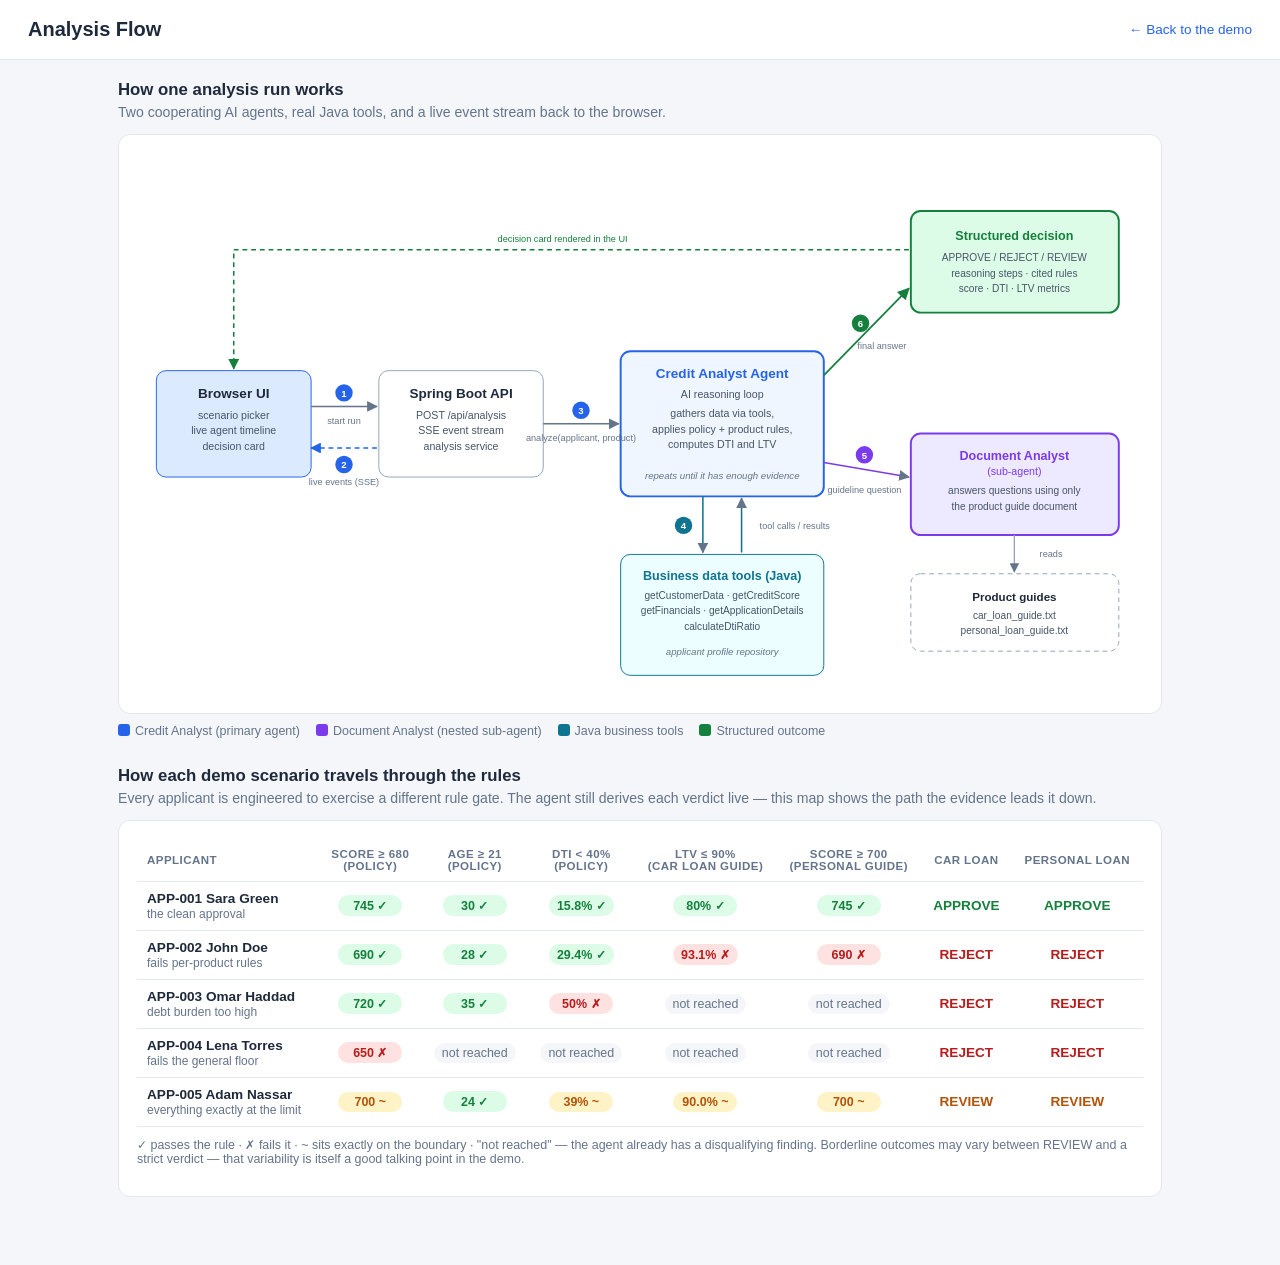
<file: src/main/resources/static/flow.html>
<!DOCTYPE html>
<html lang="en">
<head>
    <meta charset="UTF-8">
    <meta name="viewport" content="width=device-width, initial-scale=1.0">
    <title>Analysis Flow — Credit Analyst AI Assistant</title>
    <link rel="stylesheet" href="style.css">
    <style>
        .flow-wrap { max-width: 1100px; margin: 0 auto; padding: 20px 28px 40px; }
        .flow-wrap section { margin-bottom: 28px; }
        .flow-wrap h2 { font-size: 1.05rem; margin: 0 0 4px; }
        .flow-wrap .lead { color: var(--muted); font-size: 0.88rem; margin: 0 0 14px; }
        .diagram-panel { background: var(--panel); border: 1px solid var(--border); border-radius: 12px; padding: 18px; overflow-x: auto; }
        .diagram-panel svg { display: block; min-width: 900px; width: 100%; height: auto; }

        .legend { display: flex; gap: 16px; flex-wrap: wrap; margin-top: 10px; font-size: 0.78rem; color: var(--muted); }
        .legend .swatch { display: inline-block; width: 12px; height: 12px; border-radius: 3px; margin-right: 5px; vertical-align: -1px; }

        table.scenario-map { width: 100%; border-collapse: collapse; font-size: 0.85rem; }
        .scenario-map th, .scenario-map td { padding: 9px 10px; text-align: center; border-bottom: 1px solid var(--border); }
        .scenario-map th { font-size: 0.72rem; text-transform: uppercase; letter-spacing: 0.04em; color: var(--muted); }
        .scenario-map td:first-child, .scenario-map th:first-child { text-align: left; }
        .scenario-map .who b { display: block; }
        .scenario-map .who span { color: var(--muted); font-size: 0.75rem; }
        .cell { display: inline-block; min-width: 64px; padding: 3px 8px; border-radius: 999px; font-weight: 600; font-size: 0.78rem; }
        .cell.pass { background: var(--green-soft); color: var(--green); }
        .cell.fail { background: var(--red-soft); color: var(--red); }
        .cell.edge { background: var(--amber-soft); color: var(--amber); }
        .cell.na { background: var(--bg); color: var(--muted); font-weight: 400; }
        .outcome { font-weight: 800; }
        .outcome.approve { color: var(--green); }
        .outcome.reject { color: var(--red); }
        .outcome.review { color: var(--amber); }
        .note { color: var(--muted); font-size: 0.78rem; margin-top: 10px; }
        .backlink { color: var(--accent); text-decoration: none; font-size: 0.85rem; }
    </style>
</head>
<body>
<header class="topbar">
    <div>
        <h1>Analysis Flow</h1>
    </div>
    <a class="backlink" href="index.html">&larr; Back to the demo</a>
</header>

<div class="flow-wrap">
    <section>
        <h2>How one analysis run works</h2>
        <p class="lead">Two cooperating AI agents, real Java tools, and a live event stream back to the browser.</p>
        <div class="diagram-panel">
            <svg viewBox="0 0 1040 560" xmlns="http://www.w3.org/2000/svg" font-family="-apple-system, 'Segoe UI', Roboto, sans-serif">
                <defs>
                    <marker id="arrow" viewBox="0 0 10 10" refX="9" refY="5" markerWidth="7" markerHeight="7" orient="auto-start-reverse">
                        <path d="M 0 0 L 10 5 L 0 10 z" fill="#64748b"/>
                    </marker>
                    <marker id="arrow-blue" viewBox="0 0 10 10" refX="9" refY="5" markerWidth="7" markerHeight="7" orient="auto-start-reverse">
                        <path d="M 0 0 L 10 5 L 0 10 z" fill="#2563eb"/>
                    </marker>
                    <marker id="arrow-green" viewBox="0 0 10 10" refX="9" refY="5" markerWidth="7" markerHeight="7" orient="auto-start-reverse">
                        <path d="M 0 0 L 10 5 L 0 10 z" fill="#15803d"/>
                    </marker>
                </defs>

                <!-- Browser UI -->
                <rect x="20" y="225" width="160" height="110" rx="10" fill="#dbeafe" stroke="#2563eb"/>
                <text x="100" y="253" text-anchor="middle" font-size="14" font-weight="700" fill="#1e293b">Browser UI</text>
                <text x="100" y="275" text-anchor="middle" font-size="11" fill="#475569">scenario picker</text>
                <text x="100" y="291" text-anchor="middle" font-size="11" fill="#475569">live agent timeline</text>
                <text x="100" y="307" text-anchor="middle" font-size="11" fill="#475569">decision card</text>

                <!-- API -->
                <rect x="250" y="225" width="170" height="110" rx="10" fill="#ffffff" stroke="#94a3b8"/>
                <text x="335" y="253" text-anchor="middle" font-size="14" font-weight="700" fill="#1e293b">Spring Boot API</text>
                <text x="335" y="275" text-anchor="middle" font-size="11" fill="#475569">POST /api/analysis</text>
                <text x="335" y="291" text-anchor="middle" font-size="11" fill="#475569">SSE event stream</text>
                <text x="335" y="307" text-anchor="middle" font-size="11" fill="#475569">analysis service</text>

                <!-- Credit Analyst agent -->
                <rect x="500" y="205" width="210" height="150" rx="10" fill="#eff6ff" stroke="#2563eb" stroke-width="2"/>
                <text x="605" y="233" text-anchor="middle" font-size="14" font-weight="700" fill="#2563eb">Credit Analyst Agent</text>
                <text x="605" y="253" text-anchor="middle" font-size="11" fill="#475569">AI reasoning loop</text>
                <text x="605" y="273" text-anchor="middle" font-size="11" fill="#475569">gathers data via tools,</text>
                <text x="605" y="289" text-anchor="middle" font-size="11" fill="#475569">applies policy + product rules,</text>
                <text x="605" y="305" text-anchor="middle" font-size="11" fill="#475569">computes DTI and LTV</text>
                <text x="605" y="337" text-anchor="middle" font-size="10" fill="#64748b" font-style="italic">repeats until it has enough evidence</text>

                <!-- Data tools -->
                <rect x="500" y="415" width="210" height="125" rx="10" fill="#ecfeff" stroke="#0e7490"/>
                <text x="605" y="441" text-anchor="middle" font-size="13" font-weight="700" fill="#0e7490">Business data tools (Java)</text>
                <text x="605" y="461" text-anchor="middle" font-size="10.5" fill="#475569">getCustomerData · getCreditScore</text>
                <text x="605" y="477" text-anchor="middle" font-size="10.5" fill="#475569">getFinancials · getApplicationDetails</text>
                <text x="605" y="493" text-anchor="middle" font-size="10.5" fill="#475569">calculateDtiRatio</text>
                <text x="605" y="519" text-anchor="middle" font-size="10" fill="#64748b" font-style="italic">applicant profile repository</text>

                <!-- Document analyst -->
                <rect x="800" y="290" width="215" height="105" rx="10" fill="#ede9fe" stroke="#7c3aed" stroke-width="2"/>
                <text x="907" y="317" text-anchor="middle" font-size="13" font-weight="700" fill="#7c3aed">Document Analyst</text>
                <text x="907" y="333" text-anchor="middle" font-size="11" fill="#7c3aed">(sub-agent)</text>
                <text x="907" y="353" text-anchor="middle" font-size="10.5" fill="#475569">answers questions using only</text>
                <text x="907" y="369" text-anchor="middle" font-size="10.5" fill="#475569">the product guide document</text>

                <!-- Guides -->
                <rect x="800" y="435" width="215" height="80" rx="10" fill="#ffffff" stroke="#94a3b8" stroke-dasharray="5 4"/>
                <text x="907" y="463" text-anchor="middle" font-size="12" font-weight="700" fill="#1e293b">Product guides</text>
                <text x="907" y="482" text-anchor="middle" font-size="10.5" fill="#475569">car_loan_guide.txt</text>
                <text x="907" y="497" text-anchor="middle" font-size="10.5" fill="#475569">personal_loan_guide.txt</text>

                <!-- Decision -->
                <rect x="800" y="60" width="215" height="105" rx="10" fill="#dcfce7" stroke="#15803d" stroke-width="2"/>
                <text x="907" y="90" text-anchor="middle" font-size="13" font-weight="700" fill="#15803d">Structured decision</text>
                <text x="907" y="112" text-anchor="middle" font-size="10.5" fill="#475569">APPROVE / REJECT / REVIEW</text>
                <text x="907" y="128" text-anchor="middle" font-size="10.5" fill="#475569">reasoning steps · cited rules</text>
                <text x="907" y="144" text-anchor="middle" font-size="10.5" fill="#475569">score · DTI · LTV metrics</text>

                <!-- 1: UI -> API -->
                <line x1="180" y1="262" x2="248" y2="262" stroke="#64748b" stroke-width="1.6" marker-end="url(#arrow)"/>
                <circle cx="214" cy="248" r="9" fill="#2563eb"/>
                <text x="214" y="252" text-anchor="middle" font-size="10" font-weight="700" fill="#fff">1</text>
                <text x="214" y="280" text-anchor="middle" font-size="9.5" fill="#64748b">start run</text>

                <!-- 2: API -> UI (SSE, dashed back) -->
                <line x1="248" y1="305" x2="180" y2="305" stroke="#2563eb" stroke-width="1.6" stroke-dasharray="5 4" marker-end="url(#arrow-blue)"/>
                <circle cx="214" cy="322" r="9" fill="#2563eb"/>
                <text x="214" y="326" text-anchor="middle" font-size="10" font-weight="700" fill="#fff">2</text>
                <text x="214" y="343" text-anchor="middle" font-size="9.5" fill="#64748b">live events (SSE)</text>

                <!-- 3: API -> Agent -->
                <line x1="420" y1="280" x2="498" y2="280" stroke="#64748b" stroke-width="1.6" marker-end="url(#arrow)"/>
                <circle cx="459" cy="266" r="9" fill="#2563eb"/>
                <text x="459" y="270" text-anchor="middle" font-size="10" font-weight="700" fill="#fff">3</text>
                <text x="459" y="298" text-anchor="middle" font-size="9.5" fill="#64748b">analyze(applicant, product)</text>

                <!-- 4: Agent <-> tools -->
                <line x1="585" y1="355" x2="585" y2="413" stroke="#0e7490" stroke-width="1.6" marker-end="url(#arrow)"/>
                <line x1="625" y1="413" x2="625" y2="357" stroke="#0e7490" stroke-width="1.6" marker-end="url(#arrow)"/>
                <circle cx="565" cy="385" r="9" fill="#0e7490"/>
                <text x="565" y="389" text-anchor="middle" font-size="10" font-weight="700" fill="#fff">4</text>
                <text x="680" y="389" text-anchor="middle" font-size="9.5" fill="#64748b">tool calls / results</text>

                <!-- 5: Agent -> Doc analyst -->
                <line x1="710" y1="320" x2="798" y2="335" stroke="#7c3aed" stroke-width="1.6" marker-end="url(#arrow)"/>
                <circle cx="752" cy="312" r="9" fill="#7c3aed"/>
                <text x="752" y="316" text-anchor="middle" font-size="10" font-weight="700" fill="#fff">5</text>
                <text x="752" y="352" text-anchor="middle" font-size="9.5" fill="#64748b">guideline question</text>

                <!-- Doc analyst -> guides -->
                <line x1="907" y1="395" x2="907" y2="433" stroke="#94a3b8" stroke-width="1.4" marker-end="url(#arrow)"/>
                <text x="945" y="418" text-anchor="middle" font-size="9.5" fill="#64748b">reads</text>

                <!-- 6: Agent -> Decision -->
                <line x1="710" y1="230" x2="798" y2="140" stroke="#15803d" stroke-width="1.8" marker-end="url(#arrow-green)"/>
                <circle cx="748" cy="176" r="9" fill="#15803d"/>
                <text x="748" y="180" text-anchor="middle" font-size="10" font-weight="700" fill="#fff">6</text>
                <text x="770" y="203" text-anchor="middle" font-size="9.5" fill="#64748b">final answer</text>

                <!-- Decision -> UI (top path) -->
                <path d="M 798 100 L 100 100 L 100 223" fill="none" stroke="#15803d" stroke-width="1.6" stroke-dasharray="5 4" marker-end="url(#arrow-green)"/>
                <text x="440" y="92" text-anchor="middle" font-size="9.5" fill="#15803d">decision card rendered in the UI</text>
            </svg>
        </div>
        <div class="legend">
            <span><span class="swatch" style="background:#2563eb"></span>Credit Analyst (primary agent)</span>
            <span><span class="swatch" style="background:#7c3aed"></span>Document Analyst (nested sub-agent)</span>
            <span><span class="swatch" style="background:#0e7490"></span>Java business tools</span>
            <span><span class="swatch" style="background:#15803d"></span>Structured outcome</span>
        </div>
    </section>

    <section>
        <h2>How each demo scenario travels through the rules</h2>
        <p class="lead">Every applicant is engineered to exercise a different rule gate. The agent still derives each verdict live &mdash; this map shows the path the evidence leads it down.</p>
        <div class="diagram-panel">
            <table class="scenario-map">
                <thead>
                <tr>
                    <th>Applicant</th>
                    <th>Score &ge; 680<br>(policy)</th>
                    <th>Age &ge; 21<br>(policy)</th>
                    <th>DTI &lt; 40%<br>(policy)</th>
                    <th>LTV &le; 90%<br>(car loan guide)</th>
                    <th>Score &ge; 700<br>(personal guide)</th>
                    <th>Car Loan</th>
                    <th>Personal Loan</th>
                </tr>
                </thead>
                <tbody>
                <tr>
                    <td class="who"><b>APP-001 Sara Green</b><span>the clean approval</span></td>
                    <td><span class="cell pass">745 ✓</span></td>
                    <td><span class="cell pass">30 ✓</span></td>
                    <td><span class="cell pass">15.8% ✓</span></td>
                    <td><span class="cell pass">80% ✓</span></td>
                    <td><span class="cell pass">745 ✓</span></td>
                    <td><span class="outcome approve">APPROVE</span></td>
                    <td><span class="outcome approve">APPROVE</span></td>
                </tr>
                <tr>
                    <td class="who"><b>APP-002 John Doe</b><span>fails per-product rules</span></td>
                    <td><span class="cell pass">690 ✓</span></td>
                    <td><span class="cell pass">28 ✓</span></td>
                    <td><span class="cell pass">29.4% ✓</span></td>
                    <td><span class="cell fail">93.1% ✗</span></td>
                    <td><span class="cell fail">690 ✗</span></td>
                    <td><span class="outcome reject">REJECT</span></td>
                    <td><span class="outcome reject">REJECT</span></td>
                </tr>
                <tr>
                    <td class="who"><b>APP-003 Omar Haddad</b><span>debt burden too high</span></td>
                    <td><span class="cell pass">720 ✓</span></td>
                    <td><span class="cell pass">35 ✓</span></td>
                    <td><span class="cell fail">50% ✗</span></td>
                    <td><span class="cell na">not reached</span></td>
                    <td><span class="cell na">not reached</span></td>
                    <td><span class="outcome reject">REJECT</span></td>
                    <td><span class="outcome reject">REJECT</span></td>
                </tr>
                <tr>
                    <td class="who"><b>APP-004 Lena Torres</b><span>fails the general floor</span></td>
                    <td><span class="cell fail">650 ✗</span></td>
                    <td><span class="cell na">not reached</span></td>
                    <td><span class="cell na">not reached</span></td>
                    <td><span class="cell na">not reached</span></td>
                    <td><span class="cell na">not reached</span></td>
                    <td><span class="outcome reject">REJECT</span></td>
                    <td><span class="outcome reject">REJECT</span></td>
                </tr>
                <tr>
                    <td class="who"><b>APP-005 Adam Nassar</b><span>everything exactly at the limit</span></td>
                    <td><span class="cell edge">700 ~</span></td>
                    <td><span class="cell pass">24 ✓</span></td>
                    <td><span class="cell edge">39% ~</span></td>
                    <td><span class="cell edge">90.0% ~</span></td>
                    <td><span class="cell edge">700 ~</span></td>
                    <td><span class="outcome review">REVIEW</span></td>
                    <td><span class="outcome review">REVIEW</span></td>
                </tr>
                </tbody>
            </table>
            <p class="note">✓ passes the rule &middot; ✗ fails it &middot; ~ sits exactly on the boundary &middot; "not reached" &mdash; the agent already has a disqualifying finding. Borderline outcomes may vary between REVIEW and a strict verdict &mdash; that variability is itself a good talking point in the demo.</p>
        </div>
    </section>
</div>
</body>
</html>
</file>
<file: src/main/resources/static/style.css>
:root {
    --bg: #f4f6f9;
    --panel: #ffffff;
    --border: #e2e8f0;
    --text: #1e293b;
    --muted: #64748b;
    --accent: #2563eb;
    --accent-soft: #dbeafe;
    --green: #15803d;
    --green-soft: #dcfce7;
    --red: #b91c1c;
    --red-soft: #fee2e2;
    --amber: #b45309;
    --amber-soft: #fef3c7;
    --sub: #7c3aed;
    --sub-soft: #ede9fe;
}

* { box-sizing: border-box; }

body {
    margin: 0;
    font-family: -apple-system, BlinkMacSystemFont, "Segoe UI", Roboto, Helvetica, Arial, sans-serif;
    background: var(--bg);
    color: var(--text);
}

.topbar {
    display: flex;
    justify-content: space-between;
    align-items: center;
    padding: 18px 28px;
    background: var(--panel);
    border-bottom: 1px solid var(--border);
}

.topbar h1 { margin: 0; font-size: 1.25rem; }
.subtitle { margin: 2px 0 0; color: var(--muted); font-size: 0.85rem; }

.topbar-right { display: flex; align-items: center; gap: 16px; }
.flow-link { color: var(--accent); text-decoration: none; font-size: 0.85rem; }
.flow-link:hover { text-decoration: underline; }

.run-status {
    padding: 6px 14px;
    border-radius: 999px;
    font-size: 0.85rem;
    font-weight: 600;
}
.run-status.idle { background: var(--border); color: var(--muted); }
.run-status.running { background: var(--accent-soft); color: var(--accent); }
.run-status.done { background: var(--green-soft); color: var(--green); }
.run-status.failed { background: var(--red-soft); color: var(--red); }

.layout {
    display: grid;
    grid-template-columns: 330px 1fr;
    gap: 20px;
    padding: 20px 28px;
    max-width: 1280px;
    margin: 0 auto;
}
.layout.rules-open { grid-template-columns: 300px 1fr 360px; max-width: 1480px; }
@media (max-width: 1150px) {
    .layout.rules-open { grid-template-columns: 300px 1fr; }
    .layout.rules-open .rules-panel { grid-column: 1 / -1; }
}
@media (max-width: 900px) { .layout, .layout.rules-open { grid-template-columns: 1fr; } }

.panel {
    background: var(--panel);
    border: 1px solid var(--border);
    border-radius: 12px;
    padding: 20px;
}

.sidebar h2, .main h2 { margin: 0 0 12px; font-size: 1rem; }
.sidebar label {
    display: block;
    margin: 14px 0 4px;
    font-size: 0.8rem;
    font-weight: 600;
    color: var(--muted);
    text-transform: uppercase;
    letter-spacing: 0.04em;
}
.sidebar select {
    width: 100%;
    padding: 9px 10px;
    border: 1px solid var(--border);
    border-radius: 8px;
    font-size: 0.95rem;
    background: #fff;
}

.profile-card {
    margin-top: 12px;
    padding: 12px 14px;
    border: 1px solid var(--border);
    border-radius: 10px;
    background: var(--bg);
    font-size: 0.9rem;
}
.profile-name { font-weight: 700; margin-bottom: 8px; }
.profile-age { color: var(--muted); font-weight: 400; font-size: 0.85rem; }
.profile-grid { display: grid; grid-template-columns: 1fr 1fr; gap: 6px 12px; }
.profile-grid span { display: block; color: var(--muted); font-size: 0.72rem; }
.profile-desc { margin: 10px 0 0; color: var(--muted); font-size: 0.8rem; font-style: italic; }

.run-btn {
    margin-top: 18px;
    width: 100%;
    padding: 12px;
    background: var(--accent);
    color: #fff;
    font-size: 1rem;
    font-weight: 600;
    border: none;
    border-radius: 8px;
    cursor: pointer;
}
.run-btn:hover:not(:disabled) { filter: brightness(1.08); }
.run-btn:disabled { opacity: 0.5; cursor: not-allowed; }
.hint { color: var(--muted); font-size: 0.78rem; line-height: 1.4; }

.timeline-title { margin-top: 4px; }
.timeline {
    display: flex;
    flex-direction: column;
    gap: 10px;
    max-height: 55vh;
    overflow-y: auto;
    padding-right: 4px;
}
.placeholder { color: var(--muted); font-style: italic; }

.event-card {
    border: 1px solid var(--border);
    border-left: 4px solid var(--accent);
    border-radius: 8px;
    padding: 10px 14px;
    background: #fff;
    font-size: 0.9rem;
}
.event-card.nested { margin-left: 34px; border-left-color: var(--sub); }
.event-card.info { border-left-color: var(--muted); color: var(--muted); }
.event-card.tool { border-left-color: #0e7490; }
.card-head { display: flex; align-items: center; gap: 8px; flex-wrap: wrap; }

.badge {
    font-size: 0.68rem;
    font-weight: 700;
    text-transform: uppercase;
    letter-spacing: 0.05em;
    padding: 2px 8px;
    border-radius: 999px;
}
.badge-main { background: var(--accent-soft); color: var(--accent); }
.badge-sub { background: var(--sub-soft); color: var(--sub); }
.badge-tool { background: #cffafe; color: #0e7490; }

.args {
    font-size: 0.78rem;
    color: var(--muted);
    background: var(--bg);
    padding: 2px 6px;
    border-radius: 6px;
    overflow-wrap: anywhere;
}

.tool-result { margin-top: 6px; font-size: 0.82rem; }
.tool-result.pending { color: var(--muted); font-style: italic; }
.tool-result pre {
    margin: 6px 0 0;
    padding: 8px;
    background: var(--bg);
    border-radius: 6px;
    overflow-x: auto;
}
.tool-result summary { cursor: pointer; color: var(--accent); }

.spinner {
    width: 14px;
    height: 14px;
    border: 2px solid var(--accent-soft);
    border-top-color: var(--accent);
    border-radius: 50%;
    display: inline-block;
    animation: spin 0.9s linear infinite;
}
@keyframes spin { to { transform: rotate(360deg); } }
.event-card.thinking { border-left-color: var(--accent); background: #f8fafc; }

.decision-card {
    border-radius: 12px;
    padding: 18px 20px;
    margin-bottom: 18px;
    border: 1px solid var(--border);
}
.decision-card.approve { background: var(--green-soft); border-color: var(--green); }
.decision-card.reject { background: var(--red-soft); border-color: var(--red); }
.decision-card.review, .decision-card.unknown { background: var(--amber-soft); border-color: var(--amber); }

.decision-head { display: flex; align-items: baseline; gap: 14px; flex-wrap: wrap; }
.decision-label { font-size: 1.5rem; font-weight: 800; letter-spacing: 0.02em; }
.decision-card.approve .decision-label { color: var(--green); }
.decision-card.reject .decision-label { color: var(--red); }
.decision-card.review .decision-label, .decision-card.unknown .decision-label { color: var(--amber); }
.decision-summary { font-size: 0.95rem; }

.chips { display: flex; gap: 8px; margin-top: 12px; flex-wrap: wrap; }
.chip {
    background: rgba(255, 255, 255, 0.75);
    border: 1px solid var(--border);
    border-radius: 999px;
    padding: 4px 12px;
    font-size: 0.8rem;
    color: var(--muted);
}
.chip b { color: var(--text); }

.decision-card h3 {
    margin: 16px 0 6px;
    font-size: 0.78rem;
    text-transform: uppercase;
    letter-spacing: 0.05em;
    color: var(--muted);
}
.steps, .cited-rules { margin: 0; padding-left: 0; list-style: none; font-size: 0.88rem; }
.step { display: flex; gap: 8px; padding: 3px 0; }
.step-outcome { font-weight: 700; width: 16px; }
.step.pass .step-outcome { color: var(--green); }
.step.fail .step-outcome { color: var(--red); }
.step.info .step-outcome { color: var(--muted); }
.rule-cite {
    display: block;
    color: var(--muted);
    font-size: 0.78rem;
    font-style: italic;
}
.cited-rules li { padding: 2px 0 2px 16px; position: relative; }
.cited-rules li::before { content: "§"; position: absolute; left: 0; color: var(--muted); }

.error-banner {
    background: var(--red-soft);
    border: 1px solid var(--red);
    color: var(--red);
    border-radius: 8px;
    padding: 10px 14px;
    margin-bottom: 14px;
    font-size: 0.9rem;
}

.raw-details { margin-top: 16px; font-size: 0.85rem; }
.raw-details summary { cursor: pointer; color: var(--muted); }
.raw-details pre {
    background: #0f172a;
    color: #e2e8f0;
    padding: 12px;
    border-radius: 8px;
    overflow-x: auto;
    max-height: 300px;
    font-size: 0.75rem;
}

.rules-toggle {
    padding: 6px 14px;
    border-radius: 999px;
    border: 1px solid var(--accent);
    background: #fff;
    color: var(--accent);
    font-size: 0.85rem;
    font-weight: 600;
    cursor: pointer;
}
.rules-toggle.active { background: var(--accent); color: #fff; }

.rules-panel { align-self: start; position: sticky; top: 16px; }
.rules-tabs { display: flex; gap: 6px; flex-wrap: wrap; margin-bottom: 12px; }
.rules-tab {
    padding: 5px 12px;
    border-radius: 999px;
    border: 1px solid var(--border);
    background: var(--bg);
    color: var(--muted);
    font-size: 0.78rem;
    font-weight: 600;
    cursor: pointer;
}
.rules-tab.active { background: var(--accent-soft); border-color: var(--accent); color: var(--accent); }

.rules-content { display: flex; flex-direction: column; gap: 8px; max-height: 60vh; overflow-y: auto; }
.rules-doc-title {
    font-size: 0.72rem;
    font-weight: 700;
    text-transform: uppercase;
    letter-spacing: 0.05em;
    color: var(--muted);
    margin-bottom: 2px;
}
.rule-line {
    position: relative;
    padding: 9px 12px 9px 26px;
    border: 1px solid var(--border);
    border-radius: 8px;
    background: var(--bg);
    font-size: 0.84rem;
    line-height: 1.45;
}
.rule-line::before { content: "§"; position: absolute; left: 10px; color: var(--muted); }
.rule-line.cited {
    background: var(--amber-soft);
    border-color: var(--amber);
}
.rule-line.cited::before { content: "★"; color: var(--amber); }

.rules-legend { font-size: 0.75rem; color: var(--muted); margin: 10px 0 0; }
.cited-swatch {
    display: inline-block;
    width: 12px;
    height: 12px;
    border-radius: 3px;
    background: var(--amber-soft);
    border: 1px solid var(--amber);
    vertical-align: -2px;
    margin-right: 4px;
}

.hidden { display: none; }
</file>
